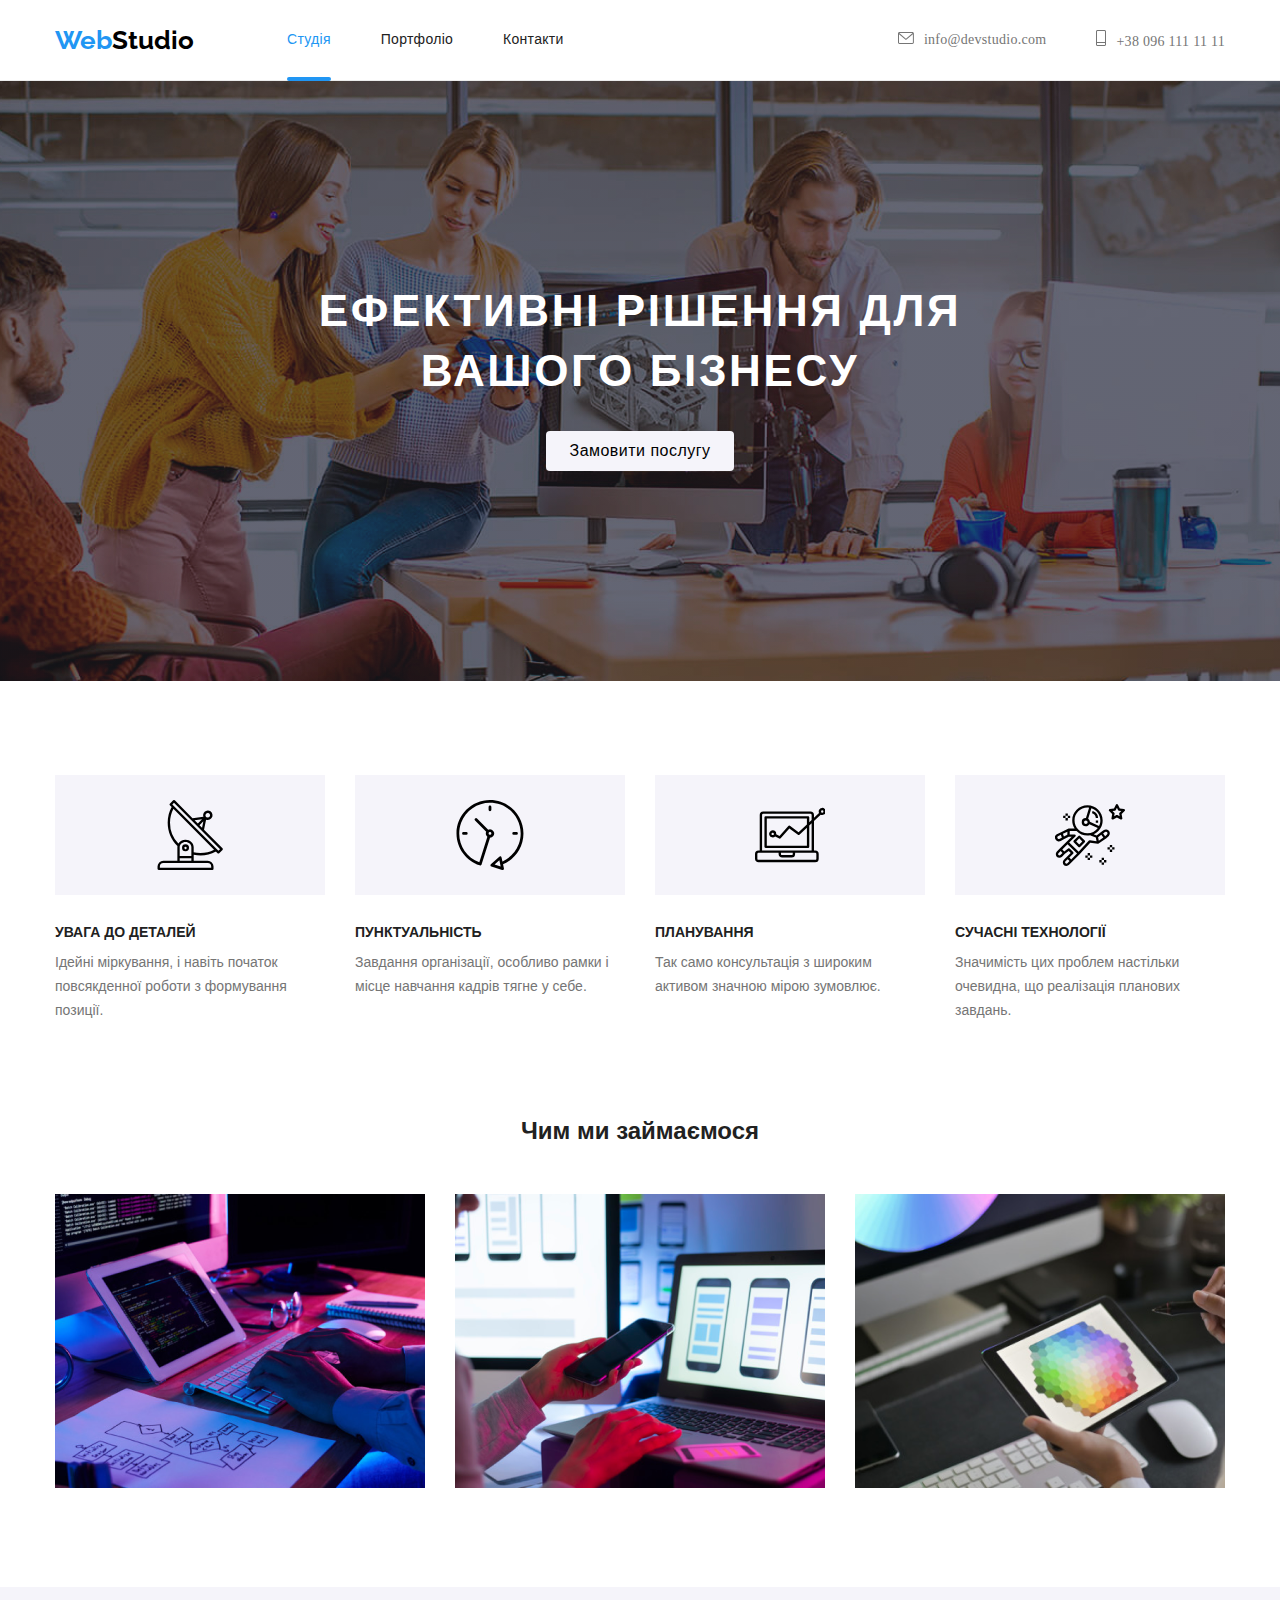
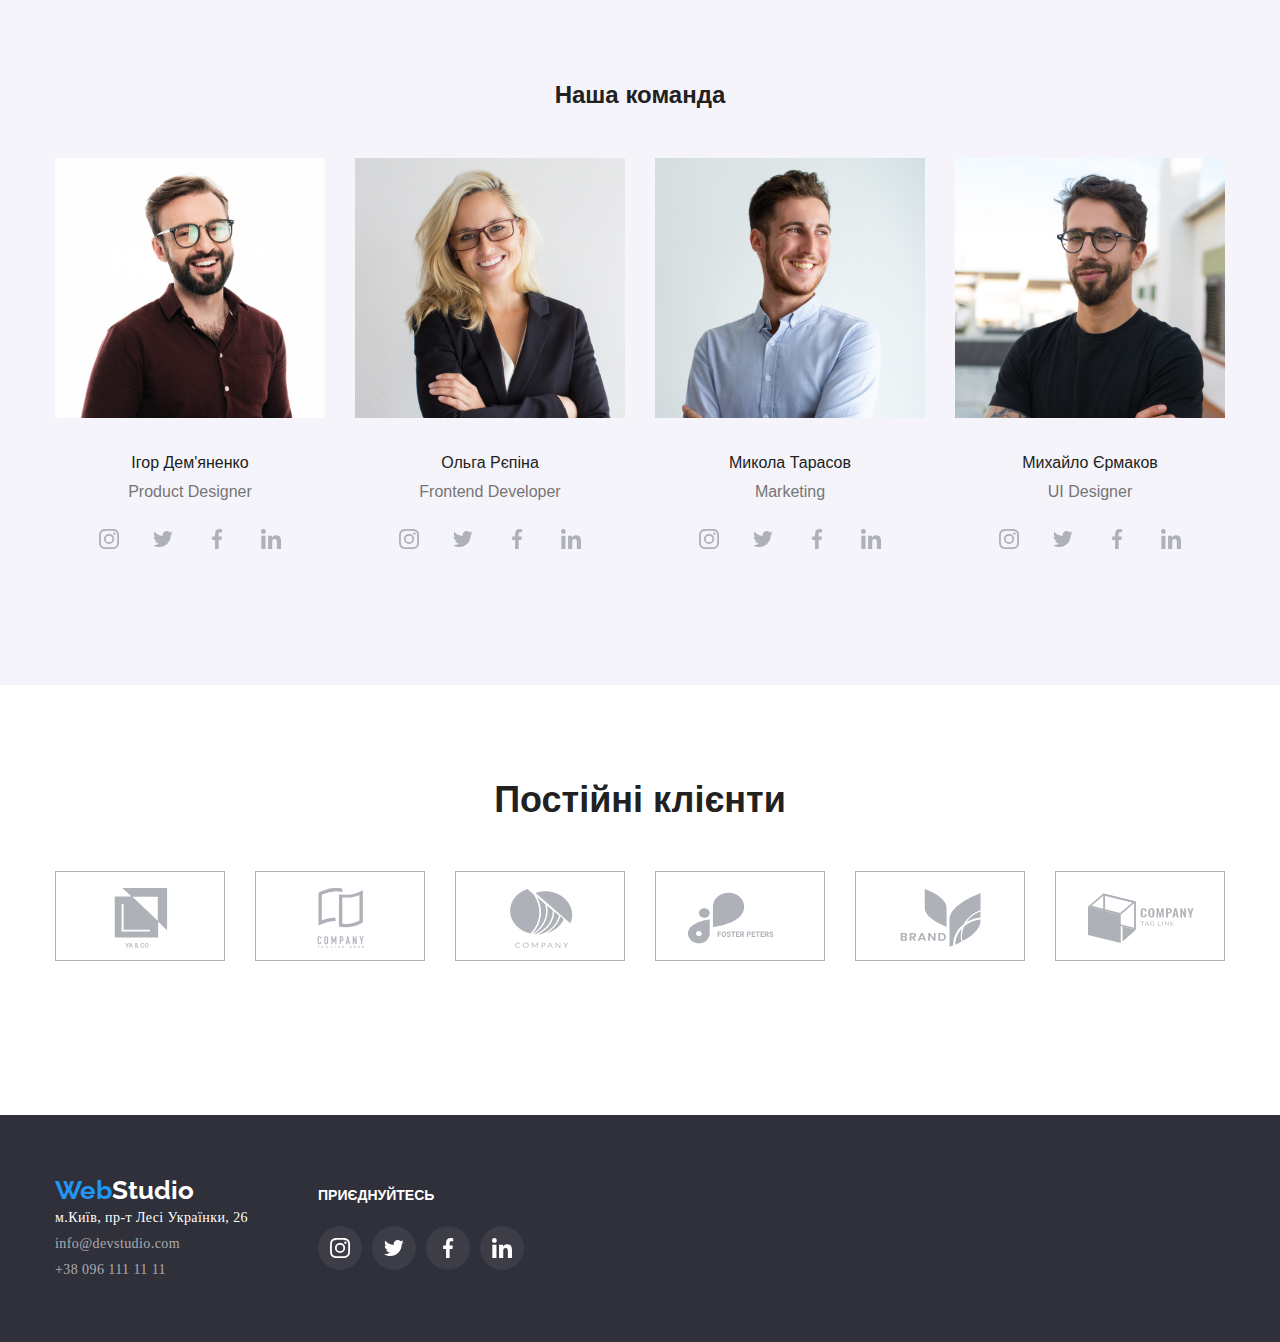
<file: index.html>
<!DOCTYPE html>
<html lang="ua">
  <head>
    <meta charset="UTF-8" />
    <meta http-equiv="X-UA-Compatible" content="IE=edge" />
    <meta name="viewport" content="width=device-width, initial-scale=1.0" />
    <title>Студія</title>
    <link rel="preconnect" href="https://fonts.googleapis.com">
    <link rel="preconnect" href="https://fonts.gstatic.com" crossorigin>
    <link href="https://fonts.googleapis.com/css2?family=Raleway:wght@700&display=swap" rel="stylesheet">
    <link
    rel="stylesheet"
    href="https://cdnjs.cloudflare.com/ajax/libs/modern-normalize/1.1.0/modern-normalize.min.css"
  />
    <link rel="stylesheet" href="./css/style.css">
  </head>
  <body>
    <header class="border">
      <div class="container nav-flex">
      <nav class="main-nav">
        <a class="web" href="#">Web<span class="logo">Studio</span></a>
        <ul class="header-nav-list dots">
          <li class="header-nav-item">
            <a class="header-nav-link current" href="./index.html"
              >Студія</a
            >
          </li>
          <li class="header-nav-item">
            <a class="header-nav-link" href="./portfolio.html"
              >Портфоліо</a
            >
          </li>
          <li class="header-nav-item">
            <a class="header-nav-link" href="">Контакти</a>
          </li>
        </ul>
      </nav>
      <ul class="contact-list dots">
        <li class="contact-item"><a class="contact-link" href="mailto:info@devstudio.com"><svg class="contact-icon" width="16" height="12">
          <use href="./images/icons.svg#icon-envelope"></use>
        </svg>info@devstudio.com</a></li>
        <li class="contact-item"><a class="contact-link" href="tel:+380961111111"><svg class="contact-icon" width="10" height="16">
          <use href="./images/icons.svg#icon-mobile"></use>
        </svg>+38 096 111 11 11</a></li>
      </ul>
    </div>
    </header>
    <main>
      <section class="section bg1">
        <div class="container ">
        <h1 class="main-title">Ефективні рішення для вашого бізнесу </h1>
        <button class="button" type="button" data-modal-open>Замовити послугу</button>
        </div>
      </section>
      <section class="advatages-section">
        <div class="container">
        <h2 class="hidden">Особливості</h2>
        <ul class="advantages-list dots">
          <li class="advantages">
            <div class="advantages-icon-bg">
              <svg class="advantages-icon" width="70" height="70">
                <use href="./images/icons.svg#icon-antenna"></use>
              </svg>
            </div>
            <h3 class="advantages-title">Увага до деталей</h3>
            <p class="advantages-text">
                Ідейні міркування, і навіть початок повсякденної роботи з формування позиції.
            </p>
          </li>
          <li class="advantages">
            <div class="advantages-icon-bg">
              <svg class="advantages-icon" width="70" height="70">
                <use href="./images/icons.svg#icon-clock"></use>
              </svg>
            </div>
            <h3 class="advantages-title">Пунктуальність</h3>
            <p class="advantages-text">
                Завдання організації, особливо рамки і місце навчання кадрів тягне у себе.
            </p>
          </li>
          <li class="advantages">
            <div class="advantages-icon-bg">
              <svg class="advantages-icon" width="70" height="70">
                <use href="./images/icons.svg#icon-diagram"></use>
              </svg>
            </div>
            <h3 class="advantages-title">Планування</h3>
            <p class="advantages-text">
                Так само консультація з широким активом значною мірою зумовлює.
            </p>
          </li>
          <li class="advantages">
            <div class="advantages-icon-bg">
              <svg class="advantages-icon" width="70" height="70">
                <use href="./images/icons.svg#icon-astronaut"></use>
              </svg>
            </div>
            <h3 class="advantages-title">Сучасні технології</h3>
            <p class="advantages-text">
                Значимість цих проблем настільки очевидна, що реалізація планових завдань.
            </p>
          </li>
        </ul>
        </div>
      </section>
      <section class="images-section">
        <div class="container">
        <h2 class="section-title">Чим ми займаємося</h2>
        <ul class="images-list dots">
          <li class="images">
            <img 
              src="./images/box1.png"
              alt="сотрудник создает программу"
              width="370"
            />
          </li>
          <li class="images">
            <img
              src="./images/box2.png"
              alt="сотрудник создает мобильное приложение"
              width="370"
            />
          </li>
          <li class="images">
            <img
              src="./images/box3.png"
              alt="веб-дизайнер выьирает палитру"
              width="370"
            />
          </li>
        </ul>
        </div>
      </section>
      <section class="team-section">
        <div class="container">
        <h2 class="section-title">Наша команда</h2>
        <ul class="team-list dots">
          <li class="team-items">
            <img
              src="./images/img1.jpg"
              alt="фото Игоря Демьяненко"
              width="270"
              height="260"
            />
            <div class="team-worker">
            <h3 class="team">Ігор Дем'яненко</h3>
            <p class="profession" lang="en">Product Designer</p>
            <ul class="team-social-list dots">
              <li class="team-social-item">
                <a class="team-social-link" href="">
                  <svg class="team-social-icon" width="20" height="20">
                    <use href="./images/icons.svg#icon-instagram"></use>
                  </svg>
                </a>
              </li>

              <li class="team-social-item">
                <a class="team-social-link" href="">
                  <svg class="team-social-icon" width="20" height="20">
                    <use href="./images/icons.svg#icon-twitter"></use>
                  </svg>
                </a>
              </li>

              <li class="team-social-item">
                <a class="team-social-link" href="">
                  <svg class="team-social-icon" width="20" height="20">
                    <use href="./images/icons.svg#icon-facebook"></use>
                  </svg>
                </a>
              </li>

              <li class="team-social-item">
                <a class="team-social-link" href="">
                  <svg class="team-social-icon" width="20" height="20">
                    <use href="./images/icons.svg#icon-linkedin"></use>
                  </svg>
                </a>
              </li>
            </ul>
          </div>
          </li>
          <li class="team-items">
            <img
              src="./images/img2.jpg"
              alt="фото Ольги Репиной"
              width="270"
              height="260"
            />
            <div class="team-worker">
            <h3 class="team">Ольга Рєпіна</h3>
            <p class="profession" lang="en">Frontend Developer</p>
            <ul class="team-social-list dots">
              <li class="team-social-item">
                <a class="team-social-link" href="">
                  <svg class="team-social-icon" width="20" height="20">
                    <use href="./images/icons.svg#icon-instagram"></use>
                  </svg>
                </a>
              </li>

              <li class="team-social-item">
                <a class="team-social-link" href="">
                  <svg class="team-social-icon" width="20" height="20">
                    <use href="./images/icons.svg#icon-twitter"></use>
                  </svg>
                </a>
              </li>

              <li class="team-social-item">
                <a class="team-social-link" href="">
                  <svg class="team-social-icon" width="20" height="20">
                    <use href="./images/icons.svg#icon-facebook"></use>
                  </svg>
                </a>
              </li>

              <li class="team-social-item">
                <a class="team-social-link" href="">
                  <svg class="team-social-icon" width="20" height="20">
                    <use href="./images/icons.svg#icon-linkedin"></use>
                  </svg>
                </a>
              </li>
            </ul>
            </div>
          </li>
          <li class="team-items">
            <img
              src="./images/img3.jpg"
              alt="фото Николая Тарасова"
              width="270"
              height="260"
            />
            <div class="team-worker">
            <h3 class="team">Микола Тарасов</h3>
            <p class="profession" lang="en">Marketing</p>
            <ul class="team-social-list dots">
              <li class="team-social-item">
                <a class="team-social-link" href="">
                  <svg class="team-social-icon" width="20" height="20">
                    <use href="./images/icons.svg#icon-instagram"></use>
                  </svg>
                </a>
              </li>

              <li class="team-social-item">
                <a class="team-social-link" href="">
                  <svg class="team-social-icon" width="20" height="20">
                    <use href="./images/icons.svg#icon-twitter"></use>
                  </svg>
                </a>
              </li>

              <li class="team-social-item">
                <a class="team-social-link" href="">
                  <svg class="team-social-icon" width="20" height="20">
                    <use href="./images/icons.svg#icon-facebook"></use>
                  </svg>
                </a>
              </li>

              <li class="team-social-item">
                <a class="team-social-link" href="">
                  <svg class="team-social-icon" width="20" height="20">
                    <use href="./images/icons.svg#icon-linkedin"></use>
                  </svg>
                </a>
              </li>
            </ul>
            </div>
          </li>
          <li class="team-items">
            <img
              src="./images/img4.jpg"
              alt="фото Михаила Ермакова"
              width="270"
              height="260"
            />
            <div class="team-worker">
            <h3 class="team">Михайло Єрмаков</h3>
            <p class="profession" lang="en">UI Designer</p>
            <ul class="team-social-list dots">
              <li class="team-social-item">
                <a class="team-social-link" href="">
                  <svg class="team-social-icon" width="20" height="20">
                    <use href="./images/icons.svg#icon-instagram"></use>
                  </svg>
                </a>
              </li>

              <li class="team-social-item">
                <a class="team-social-link" href="">
                  <svg class="team-social-icon" width="20" height="20">
                    <use href="./images/icons.svg#icon-twitter"></use>
                  </svg>
                </a>
              </li>

              <li class="team-social-item">
                <a class="team-social-link" href="">
                  <svg class="team-social-icon" width="20" height="20">
                    <use href="./images/icons.svg#icon-facebook"></use>
                  </svg>
                </a>
              </li>

              <li class="team-social-item">
                <a class="team-social-link" href="">
                  <svg class="team-social-icon" width="20" height="20">
                    <use href="./images/icons.svg#icon-linkedin"></use>
                  </svg>
                </a>
              </li>
            </ul>
            </div>
          </li>
        </ul>
        </div>
      </section>
      <section class="client-section">
        <div class="container">
          <h2 class="client-title">Постійні клієнти</h2>
          <ul class="client-list dots">
            <li class="client-item">
              <a class="client-link" href="">
                <svg class="client-icon" width="106" height="60">
                  <use href="./images/icons.svg#icon-yaco"></use>
                </svg>
              </a>
            </li>

            <li class="client-item">
              <a class="client-link" href="">
                <svg class="client-icon" width="106" height="60">
                  <use href="./images/icons.svg#icon-company"></use>
                </svg>
              </a>
            </li>

            <li class="client-item">
              <a class="client-link" href="">
                <svg class="client-icon" width="106" height="60">
                  <use href="./images/icons.svg#icon-company2"></use>
                </svg>
              </a>
            </li>

            <li class="client-item">
              <a class="client-link" href="">
                <svg class="client-icon" width="106" height="60">
                  <use href="./images/icons.svg#icon-foster"></use>
                </svg>
              </a>
            </li>

            <li class="client-item">
              <a class="client-link" href="">
                <svg class="client-icon" width="106" height="60">
                  <use href="./images/icons.svg#icon-brand"></use>
                </svg>
              </a>
            </li>

            <li class="client-item">
              <a class="client-link" href="">
                <svg class="client-icon" width="106" height="60">
                  <use href="./images/icons.svg#icon-tag"></use>
                </svg>
              </a>
            </li>
          </ul>
        </div>
      </section>
    </main>
    <footer class="bg">
      <div class="container">
        <div class="footer-flex">
          <div class="footer-contacts-flex">
        <a class="web adress" href="#">Web<span class="logo-white">Studio</span></a>
      <address>
        <ul class="contact-list2 dots">
          <li >
            <a class="location"
              href="https://googl/maps/CdvJLRiEL6Q8Smko8"
              target="_blank"
              rel="noreferrer noopener"
              >м.Київ, пр-т Лесі Українки, 26</a
            >
          </li>
          <li><a class="mail2" href="mailto:info@devstudio.com">info@devstudio.com</a></li>
          <li><a class="tel2" href="tel:+380961111111">+38 096 111 11 11</a></li>
        </ul>
      </address>
      </div>
      <div class="footer-social-flex">
        <p class="footer-social-text">Приєднуйтесь</p>
        <ul class="footer-social-list dots">
          <li class="footer-social-item">
            <a class="footer-social-link" href="">
              <svg class="footer-social-icon" width="20" height="20">
                <use href="./images/icons.svg#icon-instagram"></use>
              </svg>
            </a>
          </li>

          <li class="footer-social-item">
            <a class="footer-social-link" href="">
              <svg class="footer-social-icon" width="20" height="20">
                <use href="./images/icons.svg#icon-twitter"></use>
              </svg>
            </a>
          </li>

          <li class="footer-social-item">
            <a class="footer-social-link" href="">
              <svg class="footer-social-icon" width="20" height="20">
                <use href="./images/icons.svg#icon-facebook"></use>
              </svg>
            </a>
          </li>

          <li class="footer-social-item">
            <a class="footer-social-link" href="">
              <svg class="footer-social-icon" width="20" height="20">
                <use href="./images/icons.svg#icon-linkedin"></use>
              </svg>
            </a>
          </li>
        </ul>
      </div>
    </div>
      </div>
  </footer>
  <div class="backdrop is-hidden" data-modal>
    <div class="modal">
        <button type="button" class="close-btn" data-modal-close>
          <svg  width="11" height="11">
            <use href="./images/icons.svg#icon-vector"></use>
          </svg>
        </button>
    </div>
  </div>
  <script src="./js/modal.js"></script>
</body>
</html>
</file>
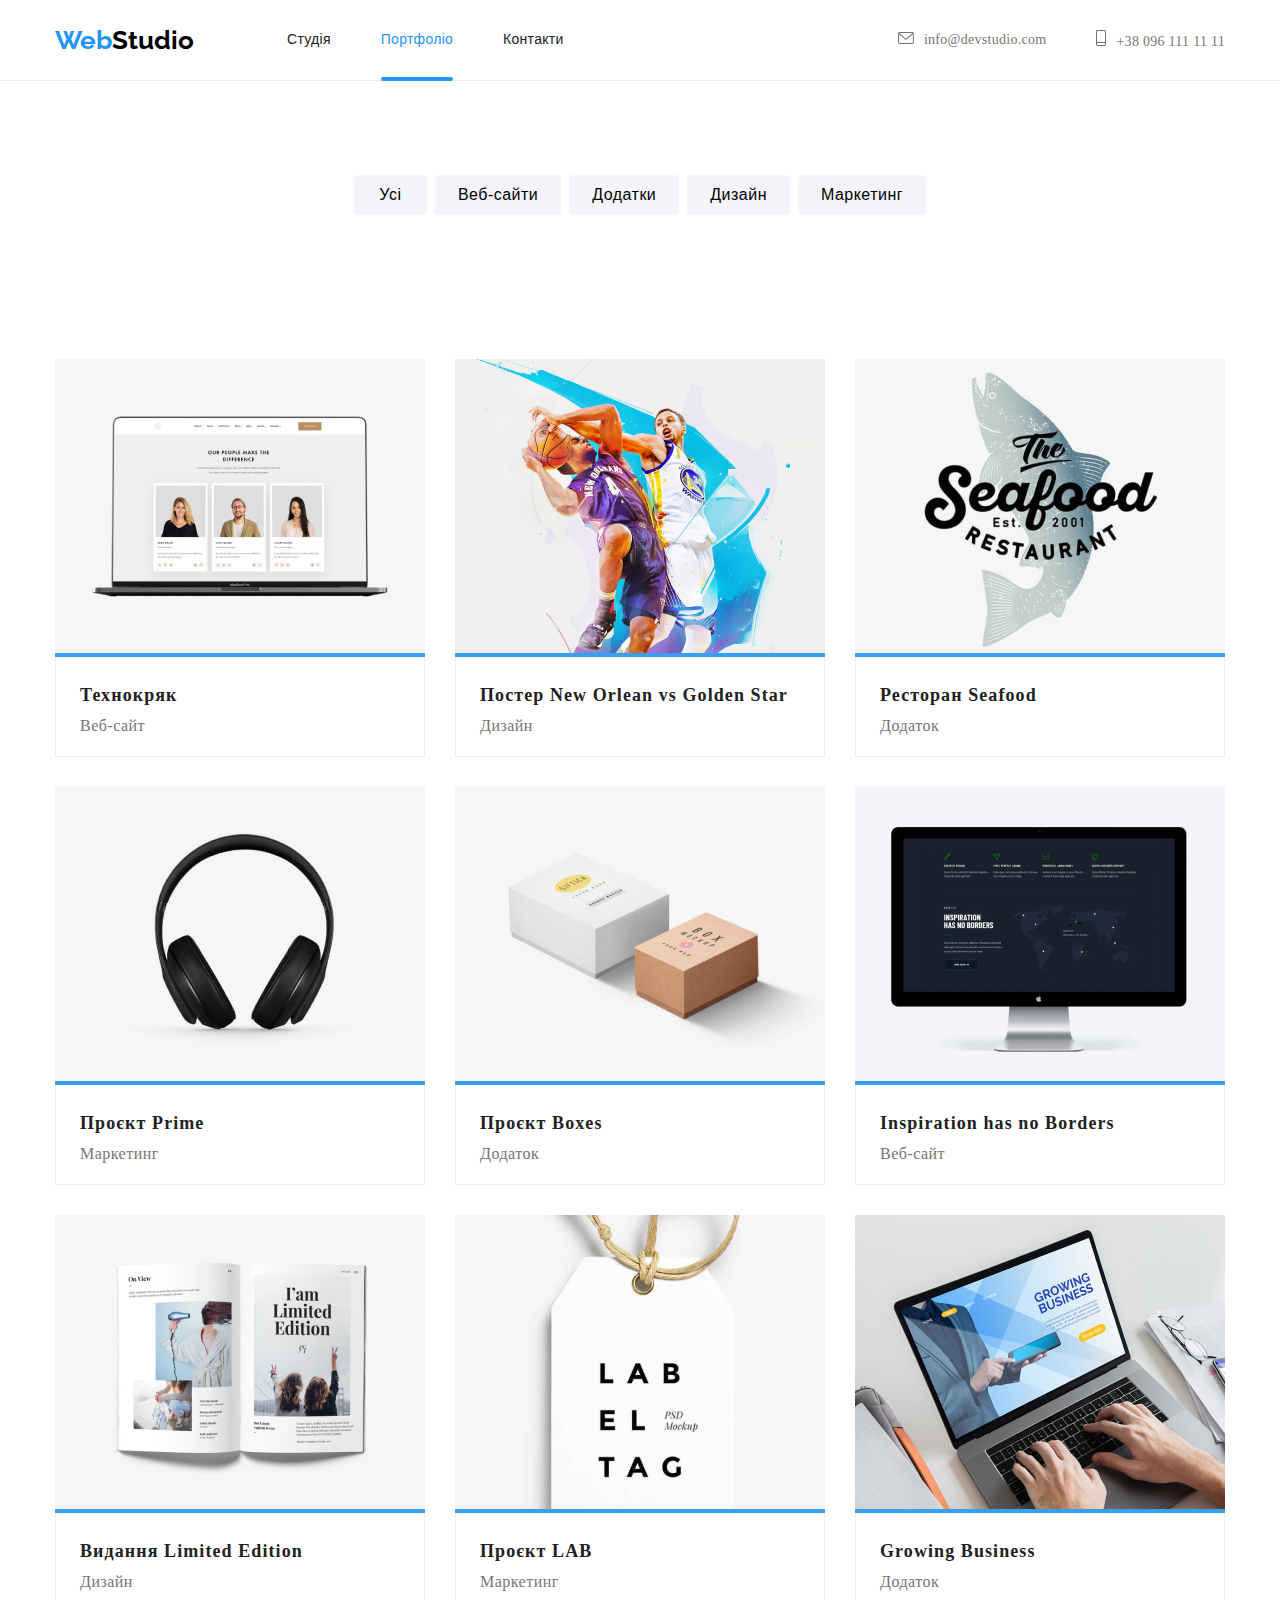
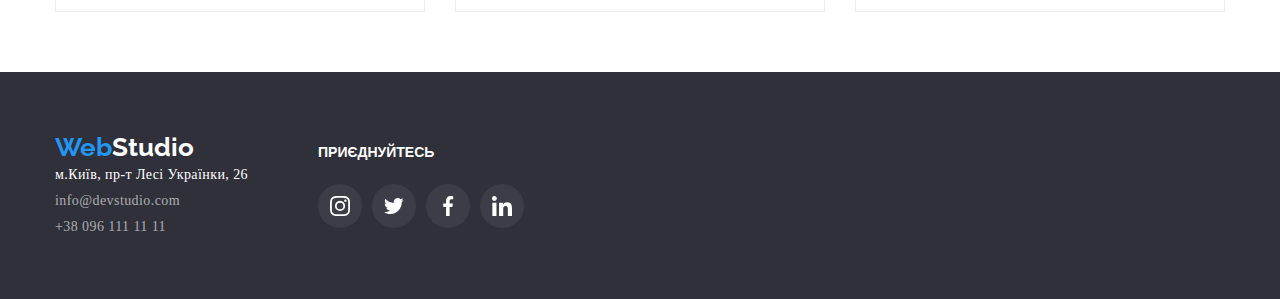
<file: portfolio.html>
<!DOCTYPE html>
<html lang="ua">
<head>
    <meta charset="UTF-8">
    <meta http-equiv="X-UA-Compatible" content="IE=edge">
    <meta name="viewport" content="width=device-width, initial-scale=1.0">
    <title>Портфоліо</title>
    <link rel="preconnect" href="https://fonts.googleapis.com">
    <link rel="preconnect" href="https://fonts.gstatic.com" crossorigin>
    <link href="https://fonts.googleapis.com/css2?family=Raleway:wght@700&display=swap" rel="stylesheet">
    <link
    rel="stylesheet"
    href="https://cdnjs.cloudflare.com/ajax/libs/modern-normalize/1.1.0/modern-normalize.min.css"
  />
    <link rel="stylesheet" href="./css/style.css">
</head>
<body>
    <header class="border">
      <div class="container nav-flex">
        <nav class="main-nav"> 
          <a class="web" href="#">Web<span class="logo">Studio</span></a>
          <ul class="header-nav-list dots">
            <li class="header-nav-item">
              <a class="header-nav-link" href="./index.html"
                >Студія</a
              >
            </li>
            <li class="header-nav-item">
              <a class="header-nav-link current" href="./portfolio.html"
                >Портфоліо</a
              >
            </li>
            <li class="header-nav-item">
              <a class="header-nav-link" href="">Контакти</a>
            </li>
          </ul>
        </nav>
        <ul class="contact-list dots">
          <li class="contact-item"><a class="contact-link" href="mailto:info@devstudio.com"><svg class="contact-icon" width="16" height="12">
            <use href="./images/icons.svg#icon-envelope"></use>
          </svg>info@devstudio.com</a></li>
          <li class="contact-item"><a class="contact-link" href="tel:+380961111111"><svg class="contact-icon" width="10" height="16">
            <use href="./images/icons.svg#icon-mobile"></use>
          </svg>+38 096 111 11 11</a></li>
        </ul>
      </div>
      </header> 
      <section class="section">
        <div class="container">
          <div class="buttons">
        <button class="button" type="button">Усі</button>
        <button class="button" type="button">Веб-сайти</button>
        <button class="button" type="button">Додатки</button>
        <button class="button" type="button">Дизайн</button>
        <button class="button" type="button">Маркетинг</button>
        </div>
        </div>
      </section>
      <div class="container">
      <ul class="example-list dots">
        <li class="example-item">
          <a href="##" class="example-link">
          <div class="example-images-box">
          <img 
            src="./images/img-4.jpg"
            alt="фото Технокряк"
            width="370"
            height="294"
          />
          <div class="example-position-text">
            <p>Технокряк це сучасний майданчик поширення коронавірусу. Компанії використовують цю платформу для цифрового шпигунства та атак на захищені сервери конкурентів.</p>
          </div>
        </div>
          <div class="border2">
          <h3 class="card-description">Технокряк</h3>
          <p class="typ" lang="ua">Веб-сайт</p>
        </div>
          </a>
        </li>
        <li class="example-item">
        <a href="##" class="example-link">
        <div class="example-images-box">
          <img 
            src="./images/img-5.jpg"
            alt="фото Постер New Orlean vs Golden Star"
            width="370"
            height="294"
          />
          <div class="example-position-text">
            <p>Сучасний дизайн на прикладі постеру New Orlean vs Golden Star</p>
          </div>
          </div>
          <div class="border2">
          <h3 class="card-description">Постер New Orlean vs Golden Star</h3>
          <p class="typ" lang="ua">Дизайн</p>
        </div>
          </a>
        </li>
        <li class="example-item">
          <a href="##" class="example-link">
          <div class="example-images-box">
          <img 
            src="./images/img-6.jpg"
            alt="фото Ресторан Seafood"
            width="370"
            height="294"
          />
          <div class="example-position-text">
            <p>Ресторан з найсвіжішими скарбами з океану</p>
          </div>
          </div>
          <div class="border2">
          <h3 class="card-description">Ресторан Seafood</h3>
          <p class="typ" lang="ua">Додаток</p>
        </div>
          </a>
        </li>
        <li class="example-item">
          <a href="##" class="example-link">
          <div class="example-images-box">
          <img 
            src="./images/img-7.jpg"
            alt="фото Проєкт Prime"
            width="370"
            height="294"
          />
          <div class="example-position-text">
            <p>Проект поширення реклами за допомогою додавання її до подкастув</p>
          </div>
          </div>
          <div class="border2">
          <h3 class="card-description">Проєкт Prime</h3>
          <p class="typ" lang="ua">Маркетинг</p>
        </div>
          </a>
        </li>
        <li class="example-item">
          <a href="##" class="example-link">
          <div class="example-images-box">
            <img 
              src="./images/img-8.jpg"
              alt="фото Проєкт Boxes"
              width="370"
              height="294"
            />
            <div class="example-position-text">
              <p>Boxes від Muckup - скринька випадкових артів за вашими потребами</p>
            </div>
          </div>
            <div class="border2">
            <h3 class="card-description" >Проєкт Boxes</h3>
            <p class="typ" lang="ua">Додаток</p>
          </div>
          </a>
          </li>
          <li class="example-item">
            <a href="##" class="example-link">
            <div class="example-images-box">
            <img 
              src="./images/img-9.jpg"
              alt="фото Inspiration has no Borders"
              width="370"
              height="294"
            />
            <div class="example-position-text">
              <p>Сторінка в інтернеті на котрій відшукаш дизайн котрого прагнеш</p>
            </div>
            </div>
            <div class="border2">
            <h3 class="card-description">Inspiration has no Borders</h3>
            <p class="typ" lang="ua">Веб-сайт</p>
          </div>
            </a>
          </li>
          <li class="example-item">
            <a href="##" class="example-link">
            <div class="example-images-box">
            <img 
              src="./images/img-10.jpg"
              alt="фото Видання Limited Edition"
              width="370"
              height="294"
            />
            <div class="example-position-text">
              <p>Ще один приклад дизайнуб котрого можеш сподіватись від наших майстрів</p>
            </div>
            </div>
            <div class="border2">
            <h3 class="card-description">Видання Limited Edition</h3>
            <p class="typ" lang="ua">Дизайн</p>
          </div>
            </a>
          </li>
          <li class="example-item">
            <a href="##" class="example-link">
            <div class="example-images-box">
            <img 
              src="./images/img-11.jpg"
              alt="фото Проєкт LAB"
              width="370"
              height="294"
            />
            <div class="example-position-text">
              <p>Проект, котрий генерує випадкові таги для ваших брендів</p>
            </div>
            </div>
            <div class="border2">
            <h3 class="card-description">Проєкт LAB</h3>
            <p class="typ" lang="ua">Маркетинг</p>
          </div>
            </a>
          </li>
          <li class="example-item">
            <a href="##" class="example-link">
            <div class="example-images-box">
            <img 
              src="./images/img-12.jpg"
              alt="фото Growing Business"
              width="370"
              height="294"
            />
            <div class="example-position-text">
              <p>Курс за допомогою котрого можеш поліпшити свої результати в бізнесі</p>
            </div>
            </div>
            <div class="border2">
            <h3 class="card-description">Growing Business</h3>
            <p class="typ" lang="ua">Додаток</p>
          </div>
            </a>
          </li>
      </ul>
    </div>
    </div>
    <footer class="bg">
      <div class="container">
        <div class="footer-flex">
          <div class="footer-contacts-flex">
        <a class="web" href="#">Web<span class="logo-white">Studio</span></a>
      <address>
        <ul class="contact-list2 dots">
          <li >
            <a class="location"
              href="https://googl/maps/CdvJLRiEL6Q8Smko8"
              target="_blank"
              rel="noreferrer noopener"
              >м.Київ, пр-т Лесі Українки, 26</a
            >
          </li>
          <li><a class="mail2" href="mailto:info@devstudio.com">info@devstudio.com</a></li>
          <li><a class="tel2" href="tel:+380961111111">+38 096 111 11 11</a></li>
        </ul>
      </address>
      </div>
      <div class="footer-social-flex">
        <p class="footer-social-text">Приєднуйтесь</p>
        <ul class="footer-social-list dots">
          <li class="footer-social-item">
            <a class="footer-social-link" href="">
              <svg class="footer-social-icon" width="20" height="20">
                <use href="./images/icons.svg#icon-instagram"></use>
              </svg>
            </a>
          </li>

          <li class="footer-social-item">
            <a class="footer-social-link" href="">
              <svg class="footer-social-icon" width="20" height="20">
                <use href="./images/icons.svg#icon-twitter"></use>
              </svg>
            </a>
          </li>

          <li class="footer-social-item">
            <a class="footer-social-link" href="">
              <svg class="footer-social-icon" width="20" height="20">
                <use href="./images/icons.svg#icon-facebook"></use>
              </svg>
            </a>
          </li>

          <li class="footer-social-item">
            <a class="footer-social-link" href="">
              <svg class="footer-social-icon" width="20" height="20">
                <use href="./images/icons.svg#icon-linkedin"></use>
              </svg>
            </a>
          </li>
        </ul>
      </div>
    </div>
      </div>
  </footer>
  </body>
</html>
</file>
<file: css/style.css>
:root {
 --primary-text-color:#212121;
 --active-color:#2196F3;
--contact-color:#757575;
--white-color:#FFFFFF;
--footer-contact-color:rgba(255, 255, 255, 0.6);
--footer-background-color:#2F303A;
--bottons-color:#F5F4FA;
--logo-color: #000000;
}
body {font-family: 'Roboto', sans-serif;
    color: var(--primary-text-color)
}
.nav-link {text-decoration: none;color:var(--primary-text-color);}
.nav-link:active,
.nav-link:hover,
.nav-link:focus {color:var(--active-color);}
.contact-link:active,
.contact-link:hover,
.contact-link:focus {color:var(--active-color);}

h1,
h2,
h3,
h4,
h5,
h6,
p,
ul {
  margin: 0;
  padding: 0;
}

.contact-icon {
  margin-right: 10px;
  fill: currentColor;
}
.advantages-icon {
  align-items: center;
}
.advantages-icon-bg {
  display: flex;
  width: 270px;
  height: 120px;
  align-items: center;
  justify-content: center;
  flex-direction: column;
  margin-bottom: 30px;

  background-color: var(--bottons-color);
}

.nav-flex {  display: flex;
    align-items: center;}
    .main-nav {display: flex;
        align-items: center;}
.container {
  width: 1200px;
  margin-left: auto;
  margin-right: auto;
  padding-left: 15px;
  padding-right: 15px;
}
.border { border-bottom: 1px solid #ececec;}
.section {  padding-top: 94px;
    padding-bottom: 94px;}

.web { font-family: "Raleway", sans-serif;
  font-weight: 700;
  font-size: 26px;
  line-height: 1.19;
  color: var(--active-color);
  align-items: center;
  transition: color 250ms cubic-bezier(0.4, 0, 0.2, 1);
    }
    .web {text-decoration: none;}
    .web:active,
    .web:hover,
    .web:focus {color:var(--active-color);}
.logo {color: var(--logo-color);}
.logo-white {color:var(--white-color)}
.header-nav-list {
  display: flex;
  margin-left: 93px;
}

.header-nav-item:not(:last-child) {
  margin-right: 50px;
}

.header-nav-link {
  display: block;
  text-decoration: none;
  padding-top: 32px;
  padding-bottom: 32px;

  font-weight: 500;
  font-size: 14px;
  line-height: 1.14;
  letter-spacing: 0.02em;
  color: var(--primary-text-color);

  position: relative;

  transition: color 250ms cubic-bezier(0.4, 0, 0.2, 1);
}
.header-nav-link:hover,
.header-nav-link:focus,
.header-contact-link:hover,
.header-contact-link:focus {
  color: var(--active-color);
}

.header-nav-link.current {
  color: var(--active-color);
}

.header-nav-link.current::after { 
  position: absolute;

  display: block;
  content: '';
  width: 100%;
  height: 4px;
  border-radius: 2px;
  bottom: -1px;

  background-color: var(--active-color);
}

.contact-link
{
    width: 135px;
    font-family: 'Roboto';
    font-style: normal;
    font-weight: 500;
    font-size: 14px;
    line-height: 1;
    letter-spacing: 0.02em;
    text-decoration:none;
    color: var(--contact-color);
    transition: color 250ms cubic-bezier(0.4, 0, 0.2, 1);
    }
.contact-list {
    display: flex;
    margin-left: auto;
  }
.contact-item {
    margin-left: 50px;
  }
.main-title {margin-bottom: 30px;
  margin-left: auto;
  margin-right: auto;
  font-size: 44px;
  max-width: 696px;
  font-weight: 900;
  line-height: 1.36;
  letter-spacing: 0.06em;
  text-transform: uppercase;
  color: var(--white-color);}
  .contact-icon {
    margin-right: 10px;
    fill: currentColor;
  }
.button {
  display: inline-block;
  min-width: 73px;
  border-radius: 4px;
  border: 1px solid transparent;
  padding: 6px 22px;

  font-family: "Roboto", sans-serif;
  font-weight: 500;
  font-size: 16px;
  line-height: 1.63;
  letter-spacing: 0.03em;
  text-align: center;
  cursor: pointer;
  background: var(--bottons-color);
   border-radius: 4px;
   transition: color 250ms cubic-bezier(0.4, 0, 0.2, 1);
      }
.button:hover,
.button:active,
.button:focus {color:var(--white-color);
    background-color:var(--active-color);
    box-shadow: 0px 3px 1px rgba(0, 0, 0, 0.1), 0px 1px 2px rgba(0, 0, 0, 0.08),
    0px 2px 2px rgba(0, 0, 0, 0.12);}
    .button {cursor: pointer;}
.buttons {
    display: flex;
    justify-content: center;
    margin-bottom: 50px;
  }
.button:not(:last-child) {
    margin-right: 8px;
  }
.hidden {display:none;}
.advatages-section { padding-top: 94px;
  padding-bottom: 94px;}
.advantages-list {display: flex;}
.advantages:not(:last-child) {
  margin-right: 30px;
  max-width: 270px;
}
.advantages-title { margin-bottom: 10px;

  font-weight: 700;
  font-size: 14px;
  line-height: 1.14;
  text-transform: uppercase;}
.advantages-text { font-size: 14px;
  line-height: 1.71;
  color: var(--contact-color);}
  .images-section {padding-bottom: 94px;}
.images-list {display: flex;}
.images:not(:last-child) {
  margin-right: 30px;
}
.team-section { padding-top: 94px;
  padding-bottom: 94px;
background-color: var(--bottons-color);}
.team-list {
  display: flex;
}

.team-items:not(:last-child) {
  margin-right: 30px;
}
.team {font-weight: 500;
  font-size: 16px;
  line-height: 1.19;
  text-align: center;}
.profession { margin-top: 10px;

  font-size: 16px;
  line-height: 1.19;
  text-align: center;
  color: var(--contact-color)}
.team-worker { padding: 30px 0px;}
.section-title {
  margin-bottom: 50px;
  text-align: center;
}
.example-list {
  display: flex;
  flex-wrap: wrap;
  align-items: center;
  gap: 30px;
}

.example-item {
  flex-basis: calc((100% - 60px) / 3);
  background-color: var(--white-color);
  box-sizing: border-box;
}

.example-item:hover {
  box-shadow: 0px 1px 1px rgba(0, 0, 0, 0.12), 0px 4px 4px rgba(0, 0, 0, 0.06),
    1px 4px 6px rgba(0, 0, 0, 0.16);
}

.example-images-box {
  position: relative;
  overflow: hidden;
}

.example-position-text {
  position: absolute;
  display: flex;
  align-items: center;
  justify-content: center;
  text-align: left;
  font-family: "Roboto";
  font-style: normal;
  font-weight: 400;
  font-size: 18px;
  line-height: 1.56;
  color: var(--white-color);
  background: rgba(33, 150, 243, 0.9);
  top: 0;
  width: 370px;
  height: 294px;
  padding: 63px 24px;
  transform: translateY(100%);
  transition: transform 250ms ease;
  transition-timing-function: cubic-bezier(0.4, 0, 0.2, 1);
}


.example-link {
  text-decoration: none;
  color: var(--primary-text-color);
  transform: translateY(100%);
  transition: transform 250ms;
  transition-timing-function: cubic-bezier(0.4, 0, 0.2, 1);
}

.example-link:hover .example-position-text {
  transform: translateY(0);
}

.example-link:focus .example-position-text {
  transform: translateY(0);
}
.border2 {
    border: 1px solid #eeeeee;
    border-top: transparent;
    padding: 20px 24px;
  }

.card-description {
    font-family: 'Roboto';
    font-style: normal;
    font-weight: 700;
    font-size: 18px;
    line-height: 2;
    letter-spacing: 0.06em;
    color: var(--primary-text-color);}
.typ {
    margin-top:4px;
    font-family: 'Roboto';
    font-size: 16px;
    line-height: 1,87;
    letter-spacing: 0.03em;
    color: var(--contact-color);
    }
    .team-social-list {
      display: flex;
      padding: 0px 32px;
      margin-top: 16px;
      list-style: none;
      justify-content: space-between;
      align-items: center;
    }
    
    .team-social-item {
      width: 44px;
      height: 44px;
    }
    
    .team-social-link {
      width: 44px;
      height: 44px;
      display: block;
      border-radius: 50%;
      color: #afb1b8;
      background-color: #f5f4fa;
      transition: background-color 250ms cubic-bezier(0.4, 0, 0.2, 1),
      color 250ms cubic-bezier(0.4, 0, 0.2, 1);
    }
    
    .team-social-link:hover,
    .team-social-link:focus {
      color: #ffffff;
      background-color: var(--active-color);
    }
    
    .team-social-icon {
      margin: 12px 0px 0px 12px;
      fill: currentColor;
    }    
    .client-section {
      padding-top: 94px;
      padding-bottom: 94px;
    }
    
    .client-title {
      margin-bottom: 50px;
    
      font-weight: 700;
      font-size: 36px;
      line-height: 1.17;
      text-align: center;
    }
    
    .client-list {
      display: flex;
      padding: 0;
      margin: 0;
      list-style: none;
      justify-content: space-between;
      align-items: center;
    }
    
    .client-item {
      width: 170px;
      height: 90px;
      transition: background-color 250ms cubic-bezier(0.4, 0, 0.2, 1),
      color 250ms cubic-bezier(0.4, 0, 0.2, 1);
    }
    
    .client-item:not(:last-child) {
      margin-right: 30px;
    }
    
    .client-link {
      width: 170px;
      height: 90px;
      display: block;
      border: 1px solid #afb1b8;
      color: #afb1b8;
      background-color: #fff;
      padding: 16px 32px;
      transition: background-color 250ms cubic-bezier(0.4, 0, 0.2, 1),
      color 250ms cubic-bezier(0.4, 0, 0.2, 1);
    }
    
    .client-link:hover,
    .client-link:focus {
      color: var(--active-color);
      border-color: var(--active-color);
    }
    
    .client-icon {
      fill: currentColor;
    }
    
    .client-item:hover,
    .client-item:focus {
      color: var(--active-color);
      border-color: var(--active-color);
    }
    
    .bg {
        margin-top: 60px;
        padding-top: 60px;
        padding-bottom: 60px;
        background: var(--footer-background-color);}
.bg1 { padding-top: 200px;
  padding-bottom: 200px;

  max-width: 1600px;
  min-height: 600px;
  margin-left: auto;
  margin-right: auto;

  background-image: linear-gradient(
      to right,
      rgba(47, 48, 58, 0.4),
      rgba(47, 48, 58, 0.4)
    ),
    url(../images/main.jpg);
  background-color: var(--footer-background-color);
  background-repeat: no-repeat;
  background-position: center;
  background-size: cover;

  text-align: center;}
.location {text-decoration: none;}
.dots {
    list-style: none;
  }
.dots2 {color:var(--footer-background-color)}
.web2 {
  font-family: 'Raleway';
    font-style: normal;
    font-size: 26px;
    line-height: 31px;
    letter-spacing: 0.03em;
    color:var(--white-color);
    text-decoration: none;
    }
.location {
    margin-top: auto;
    font-family: 'Roboto';
    font-style: normal;
    font-weight: 400;
    font-size: 14px;
    line-height: 24px;
    letter-spacing: 0.03em;
    color:var(--white-color);
    text-decoration: none;
    }
.mail2 {
    margin-top: auto;
    font-family: 'Roboto';
    font-style: normal;
    font-weight: 400;
    font-size: 14px;
    line-height: 2;
    letter-spacing: 0.03em;
    color:var(--footer-contact-color);
    text-decoration: none;
    }
.tel2 {
    margin-top: auto;
    font-family: 'Roboto';
    font-style: normal;
    font-weight: 400;
    font-size: 14px;
    line-height: 24px;
    letter-spacing: 0.03em;
    color:var(--footer-contact-color);    
    text-decoration: none;
}
.location:active,
.location:hover,
.location:focus {color:var(--active-color);}
.web2:active,
.web2:hover,
.web2:focus {color:var(--active-color);}
.mail2:active,
.mail2:hover,
.mail2:focus {color:var(--active-color);}
.tel2:active,
.tel2:hover,
.tel2:focus {color:var(--active-color);}
.footer-flex {
  display: flex;
  margin: 0;
  padding: 0;
  list-style: none;
}
.footer-flex {
  display: flex;
  margin: 0;
  padding: 0;
  list-style: none;
}
.footer-social-text {
  padding: 20px 0px 10px 0px;
  margin-bottom: 20px;
  font-weight: 700;
  font-size: 14px;
  line-height: 1.14px;
  text-transform: uppercase;
  color: var(--white-color);
}

.footer-social-flex {
  margin-left: 70px;
  width: 206px;
}

.footer-social-list {
  display: flex;
  padding: 0;
  margin-top: 0;
  list-style: none;
  justify-content: space-between;
  align-items: center;
}

.footer-social-item {
  width: 44px;
  height: 44px;
}

.footer-social-link {
  width: 44px;
  height: 44px;
  display: block;
  border-radius: 50%;
  color: #ffffff;
  background-color: #ffffff10;
  transition: background-color 250ms cubic-bezier(0.4, 0, 0.2, 1),
  color 250ms cubic-bezier(0.4, 0, 0.2, 1);
}

.footer-social-link:hover,
.footer-social-link:focus {
  color: #ffffff;
  background-color: var(--active-color);
}

.footer-social-icon {
  margin: 12px 0px 0px 12px;
  fill: currentColor;
}
.backdrop {
  position: fixed;

  display: flex;
  align-items: center;
  justify-content: center;

  width: 100vw;
  height: 100vh;

  background-color: rgba(0, 0, 0, 0.2);;
  
  top: 0;
  transition: opacity 250ms cubic-bezier(0.4, 0, 0.2, 1), visibility 250ms cubic-bezier(0.4, 0, 0.2, 1);
}

.backdrop.is-hidden {
  opacity: 0;
  visibility: hidden;
  pointer-events: none;
}

.backdrop.is-hidden .modal {
  transform: scale(2);
}

.modal {
  width: 528px;
  min-height: 581px;
  background-color: #ffffff;
  
  position: relative;
  transform: scale(1);
  transition: transform 250ms cubic-bezier(0.4, 0, 0.2, 1);
}

.close-btn {
  position: absolute;

  display: flex;
  align-items: center;
  justify-content: center;

  right: 8px;
  top: 8px;
  background-color: transparent;
  border-radius: 50%;
  width: 30px;
  height: 30px;
  border: 1px solid #000000;
}
</file>
